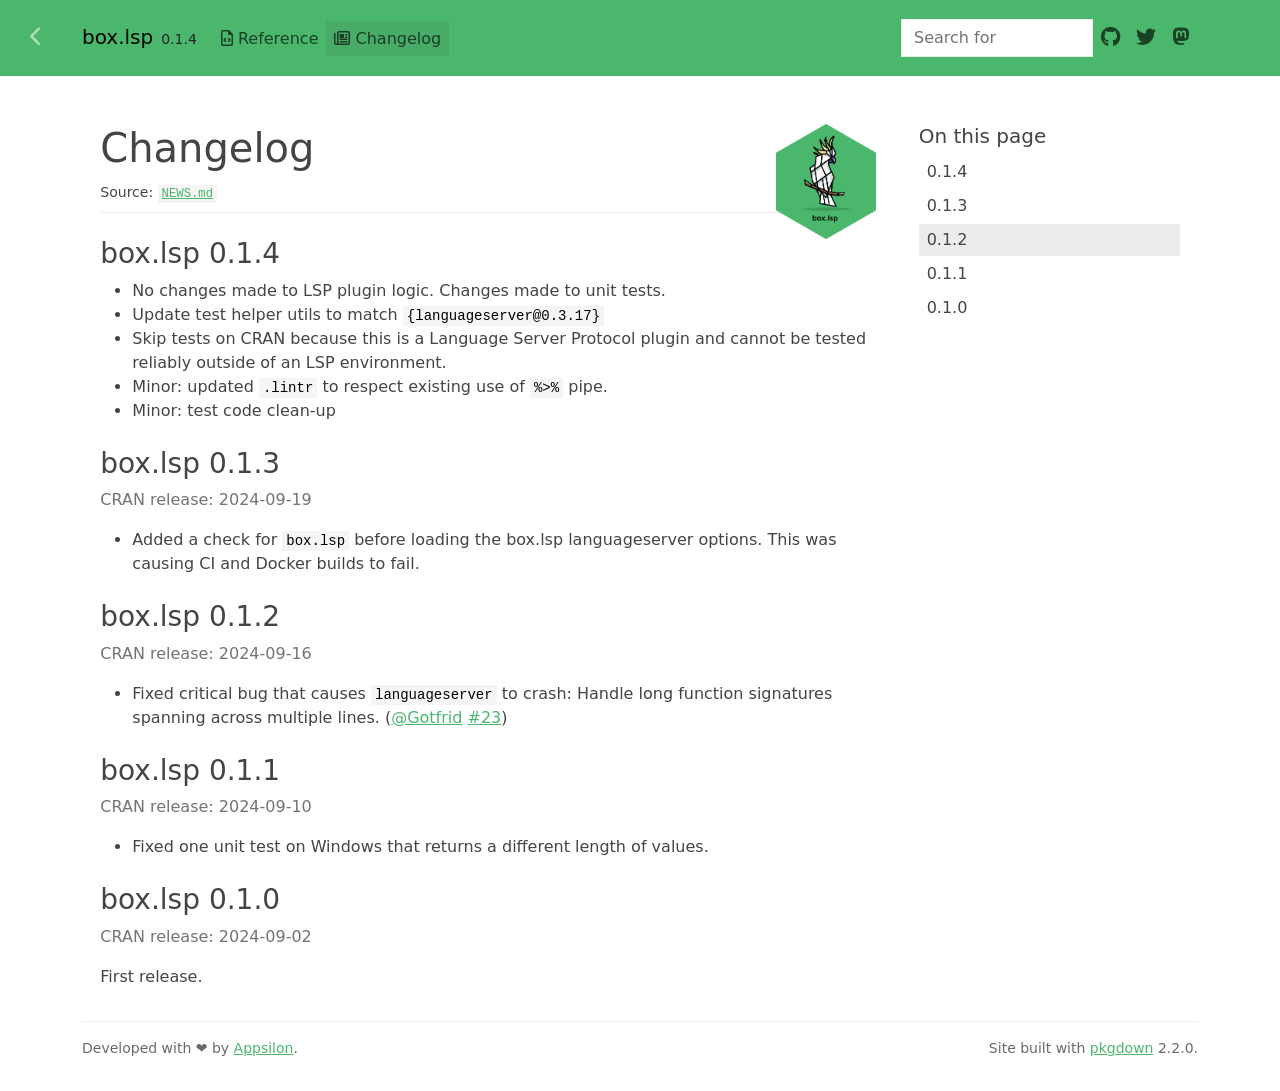
<file: news/index.html>
<!DOCTYPE html>
<!-- Generated by pkgdown: do not edit by hand --><html lang="en"><head><meta http-equiv="Content-Type" content="text/html; charset=UTF-8"><meta charset="utf-8"><meta http-equiv="X-UA-Compatible" content="IE=edge"><meta name="viewport" content="width=device-width, initial-scale=1, shrink-to-fit=no"><title>Changelog • box.lsp</title><!-- favicons --><link rel="icon" type="image/png" sizes="96x96" href="../favicon-96x96.png"><link rel="icon" type="”image/svg+xml”" href="../favicon.svg"><link rel="apple-touch-icon" sizes="180x180" href="../apple-touch-icon.png"><link rel="icon" sizes="any" href="../favicon.ico"><link rel="manifest" href="../site.webmanifest"><script src="../deps/jquery-3.6.0/jquery-3.6.0.min.js"></script><meta name="viewport" content="width=device-width, initial-scale=1, shrink-to-fit=no"><link href="../deps/bootstrap-5.3.1/bootstrap.min.css" rel="stylesheet"><script src="../deps/bootstrap-5.3.1/bootstrap.bundle.min.js"></script><link href="../deps/font-awesome-6.5.2/css/all.min.css" rel="stylesheet"><link href="../deps/font-awesome-6.5.2/css/v4-shims.min.css" rel="stylesheet"><script src="../deps/headroom-0.11.0/headroom.min.js"></script><script src="../deps/headroom-0.11.0/jQuery.headroom.min.js"></script><script src="../deps/bootstrap-toc-1.0.1/bootstrap-toc.min.js"></script><script src="../deps/clipboard.js-2.0.11/clipboard.min.js"></script><script src="../deps/search-1.0.0/autocomplete.jquery.min.js"></script><script src="../deps/search-1.0.0/fuse.min.js"></script><script src="../deps/search-1.0.0/mark.min.js"></script><!-- pkgdown --><script src="../pkgdown.js"></script><link href="../extra.css" rel="stylesheet"><meta property="og:title" content="Changelog"><meta property="og:image" content="https://appsilon.github.io/box.lsp/logo.png"><!-- Google tag (gtag.js) --><script async src="https://www.googletagmanager.com/gtag/js?id=G-5NSVSJKPW2"></script><script>
  window.dataLayer = window.dataLayer || [];
  function gtag(){dataLayer.push(arguments);}
  gtag('js', new Date());
  gtag('config', 'G-5NSVSJKPW2');
</script><!-- Google tag (gtag.js) --><script async src="https://www.googletagmanager.com/gtag/js?id=G-FQQZL5V93G"></script><script>
  window.dataLayer = window.dataLayer || [];
  function gtag(){dataLayer.push(arguments);}
  gtag('js', new Date());
  gtag('config', 'G-FQQZL5V93G');
</script><script async defer src="https://buttons.github.io/buttons.js"></script></head><body>
    <a href="#main" class="visually-hidden-focusable">Skip to contents</a>


    <nav class="navbar navbar-expand-lg fixed-top bg-primary" data-bs-theme="light" aria-label="Site navigation"><div class="container">

    <a class="navbar-brand me-2" href="../index.html">box.lsp</a>

    <small class="nav-text text-muted me-auto" data-bs-toggle="tooltip" data-bs-placement="bottom" title="">0.1.4</small>

    <a href="https://rhinoverse.dev" class="external-link home"><i class="fa fa-lg fa-chevron-left"></i></a>

    <button class="navbar-toggler" type="button" data-bs-toggle="collapse" data-bs-target="#navbar" aria-controls="navbar" aria-expanded="false" aria-label="Toggle navigation">
      <span class="navbar-toggler-icon"></span>
    </button>

    <div id="navbar" class="collapse navbar-collapse ms-3">
      <ul class="navbar-nav me-auto"><li class="nav-item"><a class="nav-link" href="../reference/index.html"><span class="fa fa-file-code-o"></span> Reference</a></li>
<li class="active nav-item"><a class="nav-link" href="../news/index.html"><span class="fa fa-newspaper-o"></span> Changelog</a></li>
      </ul><ul class="navbar-nav"><li class="nav-item"><form class="form-inline" role="search">
 <input class="form-control" type="search" name="search-input" id="search-input" autocomplete="off" aria-label="Search site" placeholder="Search for" data-search-index="../search.json"></form></li>
<li class="nav-item"><a class="external-link nav-link" href="https://github.com/Appsilon/box.lsp"><span class="fa fa-github fa-lg"></span></a></li>
<li class="nav-item"><a class="external-link nav-link" href="https://twitter.com/Appsilon"><span class="fa fa-twitter fa-lg"></span></a></li>
<li class="nav-item"><a class="external-link nav-link" href="https://fosstodon.org/@appsilon"><span class="fa fab fa-mastodon fa-lg"></span></a></li>
      </ul></div>


  </div>
</nav><div class="container template-news">
<div class="row">
  <main id="main" class="col-md-9"><div class="page-header">
      <img src="../logo.png" class="logo" alt=""><h1>Changelog</h1>
      <small>Source: <a href="https://github.com/Appsilon/box.lsp/blob/main/NEWS.md" class="external-link"><code>NEWS.md</code></a></small>
    </div>

    <div class="section level2">
<h2 class="pkg-version" data-toc-text="0.1.4" id="boxlsp-014">box.lsp 0.1.4<a class="anchor" aria-label="anchor" href="#boxlsp-014"></a></h2>
<ul><li>No changes made to LSP plugin logic. Changes made to unit tests.</li>
<li>Update test helper utils to match <code>{languageserver@0.3.17}</code>
</li>
<li>Skip tests on CRAN because this is a Language Server Protocol plugin and cannot be tested reliably outside of an LSP environment.</li>
<li>Minor: updated <code>.lintr</code> to respect existing use of <code>%&gt;%</code> pipe.</li>
<li>Minor: test code clean-up</li>
</ul></div>
    <div class="section level2">
<h2 class="pkg-version" data-toc-text="0.1.3" id="boxlsp-013">box.lsp 0.1.3<a class="anchor" aria-label="anchor" href="#boxlsp-013"></a></h2><p class="text-muted">CRAN release: 2024-09-19</p>
<ul><li>Added a check for <code>box.lsp</code> before loading the box.lsp languageserver options. This was causing CI and Docker builds to fail.</li>
</ul></div>
    <div class="section level2">
<h2 class="pkg-version" data-toc-text="0.1.2" id="boxlsp-012">box.lsp 0.1.2<a class="anchor" aria-label="anchor" href="#boxlsp-012"></a></h2><p class="text-muted">CRAN release: 2024-09-16</p>
<ul><li>Fixed critical bug that causes <code>languageserver</code> to crash: Handle long function signatures spanning across multiple lines. (<a href="https://github.com/Gotfrid" class="external-link">@Gotfrid</a> <a href="https://github.com/Appsilon/box.lsp/issues/23" class="external-link">#23</a>)</li>
</ul></div>
    <div class="section level2">
<h2 class="pkg-version" data-toc-text="0.1.1" id="boxlsp-011">box.lsp 0.1.1<a class="anchor" aria-label="anchor" href="#boxlsp-011"></a></h2><p class="text-muted">CRAN release: 2024-09-10</p>
<ul><li>Fixed one unit test on Windows that returns a different length of values.</li>
</ul></div>
    <div class="section level2">
<h2 class="pkg-version" data-toc-text="0.1.0" id="boxlsp-010">box.lsp 0.1.0<a class="anchor" aria-label="anchor" href="#boxlsp-010"></a></h2><p class="text-muted">CRAN release: 2024-09-02</p>
<p>First release.</p>
</div>
  </main><aside class="col-md-3"><nav id="toc" aria-label="Table of contents"><h2>On this page</h2>
    </nav></aside></div>


    <footer><div class="pkgdown-footer-left">
  <p>Developed with <span class="emoji" data-emoji="heart">❤️</span> by <a href="https://www.appsilon.com" class="external-link">Appsilon</a>.</p>
</div>

<div class="pkgdown-footer-right">
  <p>Site built with <a href="https://pkgdown.r-lib.org/" class="external-link">pkgdown</a> 2.2.0.</p>
</div>

    </footer></div>





  </body></html>
</file>
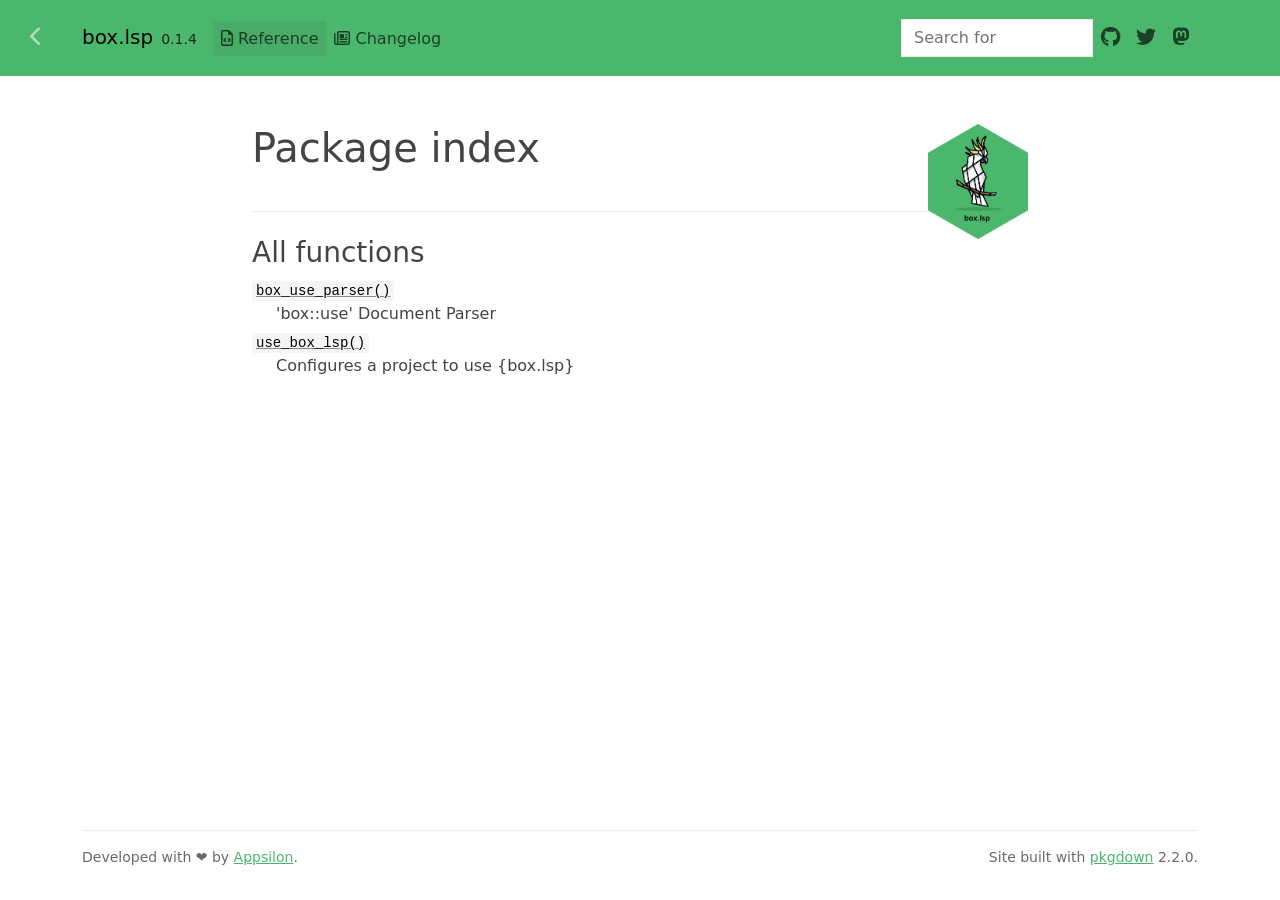
<file: reference/index.html>
<!DOCTYPE html>
<!-- Generated by pkgdown: do not edit by hand --><html lang="en"><head><meta http-equiv="Content-Type" content="text/html; charset=UTF-8"><meta charset="utf-8"><meta http-equiv="X-UA-Compatible" content="IE=edge"><meta name="viewport" content="width=device-width, initial-scale=1, shrink-to-fit=no"><title>Package index • box.lsp</title><!-- favicons --><link rel="icon" type="image/png" sizes="96x96" href="../favicon-96x96.png"><link rel="icon" type="”image/svg+xml”" href="../favicon.svg"><link rel="apple-touch-icon" sizes="180x180" href="../apple-touch-icon.png"><link rel="icon" sizes="any" href="../favicon.ico"><link rel="manifest" href="../site.webmanifest"><script src="../deps/jquery-3.6.0/jquery-3.6.0.min.js"></script><meta name="viewport" content="width=device-width, initial-scale=1, shrink-to-fit=no"><link href="../deps/bootstrap-5.3.1/bootstrap.min.css" rel="stylesheet"><script src="../deps/bootstrap-5.3.1/bootstrap.bundle.min.js"></script><link href="../deps/font-awesome-6.5.2/css/all.min.css" rel="stylesheet"><link href="../deps/font-awesome-6.5.2/css/v4-shims.min.css" rel="stylesheet"><script src="../deps/headroom-0.11.0/headroom.min.js"></script><script src="../deps/headroom-0.11.0/jQuery.headroom.min.js"></script><script src="../deps/bootstrap-toc-1.0.1/bootstrap-toc.min.js"></script><script src="../deps/clipboard.js-2.0.11/clipboard.min.js"></script><script src="../deps/search-1.0.0/autocomplete.jquery.min.js"></script><script src="../deps/search-1.0.0/fuse.min.js"></script><script src="../deps/search-1.0.0/mark.min.js"></script><!-- pkgdown --><script src="../pkgdown.js"></script><link href="../extra.css" rel="stylesheet"><meta property="og:title" content="Package index"><meta property="og:image" content="https://appsilon.github.io/box.lsp/logo.png"><!-- Google tag (gtag.js) --><script async src="https://www.googletagmanager.com/gtag/js?id=G-5NSVSJKPW2"></script><script>
  window.dataLayer = window.dataLayer || [];
  function gtag(){dataLayer.push(arguments);}
  gtag('js', new Date());
  gtag('config', 'G-5NSVSJKPW2');
</script><!-- Google tag (gtag.js) --><script async src="https://www.googletagmanager.com/gtag/js?id=G-FQQZL5V93G"></script><script>
  window.dataLayer = window.dataLayer || [];
  function gtag(){dataLayer.push(arguments);}
  gtag('js', new Date());
  gtag('config', 'G-FQQZL5V93G');
</script><script async defer src="https://buttons.github.io/buttons.js"></script></head><body>
    <a href="#main" class="visually-hidden-focusable">Skip to contents</a>


    <nav class="navbar navbar-expand-lg fixed-top bg-primary" data-bs-theme="light" aria-label="Site navigation"><div class="container">

    <a class="navbar-brand me-2" href="../index.html">box.lsp</a>

    <small class="nav-text text-muted me-auto" data-bs-toggle="tooltip" data-bs-placement="bottom" title="">0.1.4</small>

    <a href="https://rhinoverse.dev" class="external-link home"><i class="fa fa-lg fa-chevron-left"></i></a>

    <button class="navbar-toggler" type="button" data-bs-toggle="collapse" data-bs-target="#navbar" aria-controls="navbar" aria-expanded="false" aria-label="Toggle navigation">
      <span class="navbar-toggler-icon"></span>
    </button>

    <div id="navbar" class="collapse navbar-collapse ms-3">
      <ul class="navbar-nav me-auto"><li class="active nav-item"><a class="nav-link" href="../reference/index.html"><span class="fa fa-file-code-o"></span> Reference</a></li>
<li class="nav-item"><a class="nav-link" href="../news/index.html"><span class="fa fa-newspaper-o"></span> Changelog</a></li>
      </ul><ul class="navbar-nav"><li class="nav-item"><form class="form-inline" role="search">
 <input class="form-control" type="search" name="search-input" id="search-input" autocomplete="off" aria-label="Search site" placeholder="Search for" data-search-index="../search.json"></form></li>
<li class="nav-item"><a class="external-link nav-link" href="https://github.com/Appsilon/box.lsp"><span class="fa fa-github fa-lg"></span></a></li>
<li class="nav-item"><a class="external-link nav-link" href="https://twitter.com/Appsilon"><span class="fa fa-twitter fa-lg"></span></a></li>
<li class="nav-item"><a class="external-link nav-link" href="https://fosstodon.org/@appsilon"><span class="fa fab fa-mastodon fa-lg"></span></a></li>
      </ul></div>


  </div>
</nav><div class="container template-reference-index">
<div class="row">
  <main id="main" class="col-md-9"><div class="page-header">
      <img src="../logo.png" class="logo" alt=""><h1>Package index</h1>
    </div>

    <div class="section level2">
      <h2 id="all-functions">All functions<a class="anchor" aria-label="anchor" href="#all-functions"></a></h2>



      <dl></dl></div><div class="section level2">




      <dl><dt>

          <code><a href="box_use_parser.html">box_use_parser()</a></code>

        </dt>
        <dd>'box::use' Document Parser</dd>

        <dt>

          <code><a href="use_box_lsp.html">use_box_lsp()</a></code>

        </dt>
        <dd>Configures a project to use {box.lsp}</dd>
      </dl></div>
  </main></div>


    <footer><div class="pkgdown-footer-left">
  <p>Developed with <span class="emoji" data-emoji="heart">❤️</span> by <a href="https://www.appsilon.com" class="external-link">Appsilon</a>.</p>
</div>

<div class="pkgdown-footer-right">
  <p>Site built with <a href="https://pkgdown.r-lib.org/" class="external-link">pkgdown</a> 2.2.0.</p>
</div>

    </footer></div>





  </body></html>
</file>
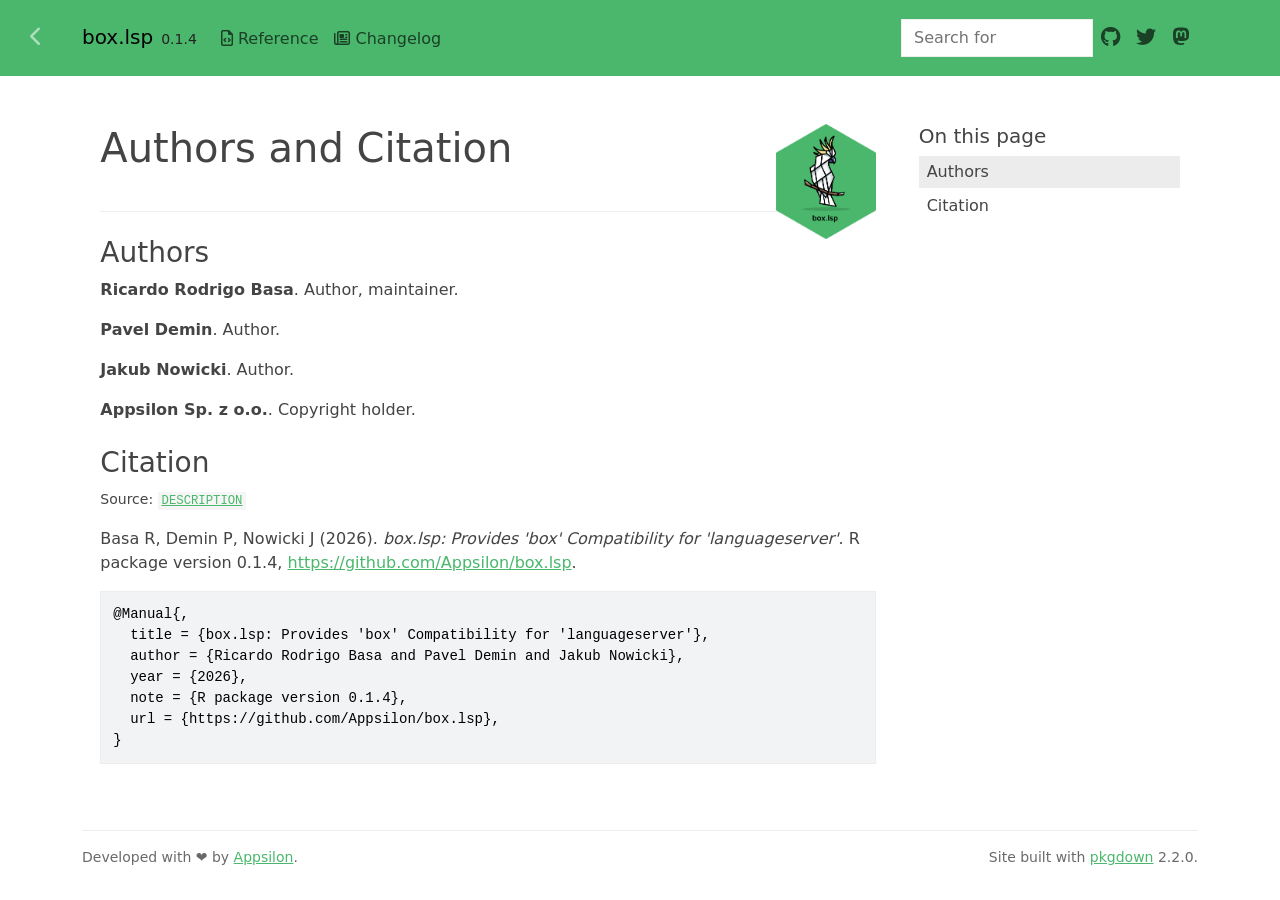
<file: authors.html>
<!DOCTYPE html>
<!-- Generated by pkgdown: do not edit by hand --><html lang="en"><head><meta http-equiv="Content-Type" content="text/html; charset=UTF-8"><meta charset="utf-8"><meta http-equiv="X-UA-Compatible" content="IE=edge"><meta name="viewport" content="width=device-width, initial-scale=1, shrink-to-fit=no"><title>Authors and Citation • box.lsp</title><!-- favicons --><link rel="icon" type="image/png" sizes="96x96" href="favicon-96x96.png"><link rel="icon" type="”image/svg+xml”" href="favicon.svg"><link rel="apple-touch-icon" sizes="180x180" href="apple-touch-icon.png"><link rel="icon" sizes="any" href="favicon.ico"><link rel="manifest" href="site.webmanifest"><script src="deps/jquery-3.6.0/jquery-3.6.0.min.js"></script><meta name="viewport" content="width=device-width, initial-scale=1, shrink-to-fit=no"><link href="deps/bootstrap-5.3.1/bootstrap.min.css" rel="stylesheet"><script src="deps/bootstrap-5.3.1/bootstrap.bundle.min.js"></script><link href="deps/font-awesome-6.5.2/css/all.min.css" rel="stylesheet"><link href="deps/font-awesome-6.5.2/css/v4-shims.min.css" rel="stylesheet"><script src="deps/headroom-0.11.0/headroom.min.js"></script><script src="deps/headroom-0.11.0/jQuery.headroom.min.js"></script><script src="deps/bootstrap-toc-1.0.1/bootstrap-toc.min.js"></script><script src="deps/clipboard.js-2.0.11/clipboard.min.js"></script><script src="deps/search-1.0.0/autocomplete.jquery.min.js"></script><script src="deps/search-1.0.0/fuse.min.js"></script><script src="deps/search-1.0.0/mark.min.js"></script><!-- pkgdown --><script src="pkgdown.js"></script><link href="extra.css" rel="stylesheet"><meta property="og:title" content="Authors and Citation"><meta property="og:image" content="https://appsilon.github.io/box.lsp/logo.png"><!-- Google tag (gtag.js) --><script async src="https://www.googletagmanager.com/gtag/js?id=G-5NSVSJKPW2"></script><script>
  window.dataLayer = window.dataLayer || [];
  function gtag(){dataLayer.push(arguments);}
  gtag('js', new Date());
  gtag('config', 'G-5NSVSJKPW2');
</script><!-- Google tag (gtag.js) --><script async src="https://www.googletagmanager.com/gtag/js?id=G-FQQZL5V93G"></script><script>
  window.dataLayer = window.dataLayer || [];
  function gtag(){dataLayer.push(arguments);}
  gtag('js', new Date());
  gtag('config', 'G-FQQZL5V93G');
</script><script async defer src="https://buttons.github.io/buttons.js"></script></head><body>
    <a href="#main" class="visually-hidden-focusable">Skip to contents</a>


    <nav class="navbar navbar-expand-lg fixed-top bg-primary" data-bs-theme="light" aria-label="Site navigation"><div class="container">

    <a class="navbar-brand me-2" href="index.html">box.lsp</a>

    <small class="nav-text text-muted me-auto" data-bs-toggle="tooltip" data-bs-placement="bottom" title="">0.1.4</small>

    <a href="https://rhinoverse.dev" class="external-link home"><i class="fa fa-lg fa-chevron-left"></i></a>

    <button class="navbar-toggler" type="button" data-bs-toggle="collapse" data-bs-target="#navbar" aria-controls="navbar" aria-expanded="false" aria-label="Toggle navigation">
      <span class="navbar-toggler-icon"></span>
    </button>

    <div id="navbar" class="collapse navbar-collapse ms-3">
      <ul class="navbar-nav me-auto"><li class="nav-item"><a class="nav-link" href="reference/index.html"><span class="fa fa-file-code-o"></span> Reference</a></li>
<li class="nav-item"><a class="nav-link" href="news/index.html"><span class="fa fa-newspaper-o"></span> Changelog</a></li>
      </ul><ul class="navbar-nav"><li class="nav-item"><form class="form-inline" role="search">
 <input class="form-control" type="search" name="search-input" id="search-input" autocomplete="off" aria-label="Search site" placeholder="Search for" data-search-index="search.json"></form></li>
<li class="nav-item"><a class="external-link nav-link" href="https://github.com/Appsilon/box.lsp"><span class="fa fa-github fa-lg"></span></a></li>
<li class="nav-item"><a class="external-link nav-link" href="https://twitter.com/Appsilon"><span class="fa fa-twitter fa-lg"></span></a></li>
<li class="nav-item"><a class="external-link nav-link" href="https://fosstodon.org/@appsilon"><span class="fa fab fa-mastodon fa-lg"></span></a></li>
      </ul></div>


  </div>
</nav><div class="container template-citation-authors">
<div class="row">
  <main id="main" class="col-md-9"><div class="page-header">
      <img src="logo.png" class="logo" alt=""><h1>Authors and Citation</h1>
    </div>

    <div class="section level2">
      <h2>Authors</h2>

      <ul class="list-unstyled"><li>
          <p><strong>Ricardo Rodrigo Basa</strong>. Author, maintainer.
          </p>
        </li>
        <li>
          <p><strong>Pavel Demin</strong>. Author.
          </p>
        </li>
        <li>
          <p><strong>Jakub Nowicki</strong>. Author.
          </p>
        </li>
        <li>
          <p><strong>Appsilon Sp. z o.o.</strong>. Copyright holder.
          </p>
        </li>
      </ul></div>

    <div class="section level2">
      <h2 id="citation">Citation</h2>
      <p><small class="dont-index">Source: <a href="https://github.com/Appsilon/box.lsp/blob/main/DESCRIPTION" class="external-link"><code>DESCRIPTION</code></a></small></p>

      <p>Basa R, Demin P, Nowicki J (2026).
<em>box.lsp: Provides 'box' Compatibility for 'languageserver'</em>.
R package version 0.1.4, <a href="https://github.com/Appsilon/box.lsp" class="external-link">https://github.com/Appsilon/box.lsp</a>.
</p>
      <pre>@Manual{,
  title = {box.lsp: Provides 'box' Compatibility for 'languageserver'},
  author = {Ricardo Rodrigo Basa and Pavel Demin and Jakub Nowicki},
  year = {2026},
  note = {R package version 0.1.4},
  url = {https://github.com/Appsilon/box.lsp},
}</pre>
    </div>

  </main><aside class="col-md-3"><nav id="toc" aria-label="Table of contents"><h2>On this page</h2>
    </nav></aside></div>


    <footer><div class="pkgdown-footer-left">
  <p>Developed with <span class="emoji" data-emoji="heart">❤️</span> by <a href="https://www.appsilon.com" class="external-link">Appsilon</a>.</p>
</div>

<div class="pkgdown-footer-right">
  <p>Site built with <a href="https://pkgdown.r-lib.org/" class="external-link">pkgdown</a> 2.2.0.</p>
</div>

    </footer></div>





  </body></html>
</file>
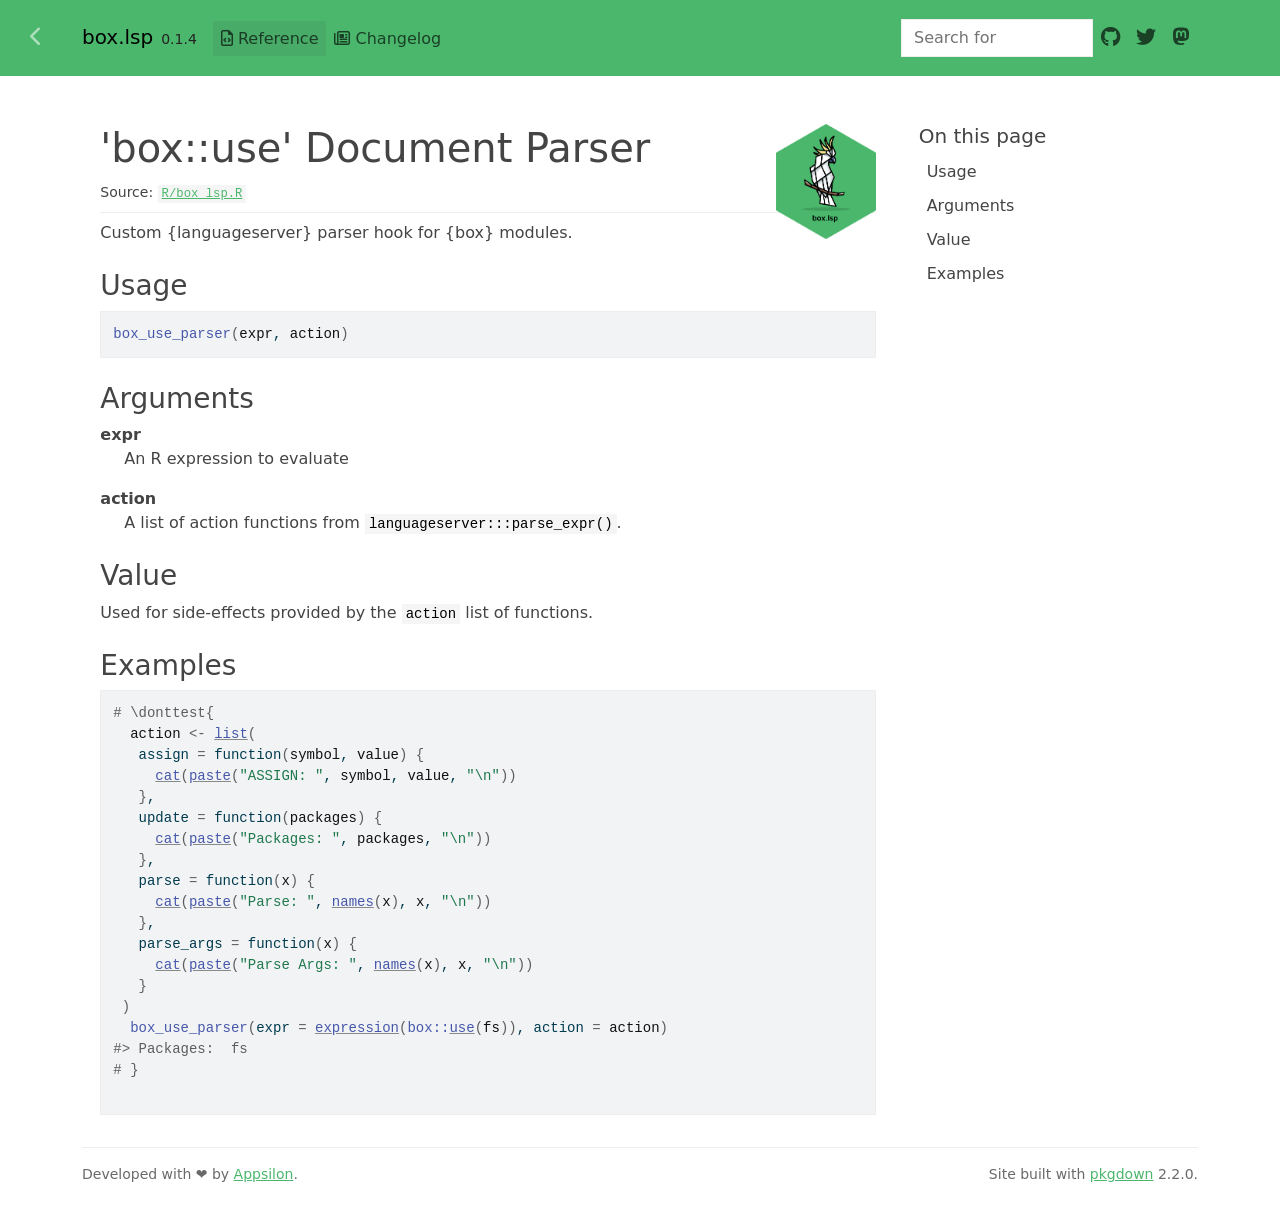
<file: reference/box_use_parser.html>
<!DOCTYPE html>
<!-- Generated by pkgdown: do not edit by hand --><html lang="en"><head><meta http-equiv="Content-Type" content="text/html; charset=UTF-8"><meta charset="utf-8"><meta http-equiv="X-UA-Compatible" content="IE=edge"><meta name="viewport" content="width=device-width, initial-scale=1, shrink-to-fit=no"><title>'box::use' Document Parser — box_use_parser • box.lsp</title><!-- favicons --><link rel="icon" type="image/png" sizes="96x96" href="../favicon-96x96.png"><link rel="icon" type="”image/svg+xml”" href="../favicon.svg"><link rel="apple-touch-icon" sizes="180x180" href="../apple-touch-icon.png"><link rel="icon" sizes="any" href="../favicon.ico"><link rel="manifest" href="../site.webmanifest"><script src="../deps/jquery-3.6.0/jquery-3.6.0.min.js"></script><meta name="viewport" content="width=device-width, initial-scale=1, shrink-to-fit=no"><link href="../deps/bootstrap-5.3.1/bootstrap.min.css" rel="stylesheet"><script src="../deps/bootstrap-5.3.1/bootstrap.bundle.min.js"></script><link href="../deps/font-awesome-6.5.2/css/all.min.css" rel="stylesheet"><link href="../deps/font-awesome-6.5.2/css/v4-shims.min.css" rel="stylesheet"><script src="../deps/headroom-0.11.0/headroom.min.js"></script><script src="../deps/headroom-0.11.0/jQuery.headroom.min.js"></script><script src="../deps/bootstrap-toc-1.0.1/bootstrap-toc.min.js"></script><script src="../deps/clipboard.js-2.0.11/clipboard.min.js"></script><script src="../deps/search-1.0.0/autocomplete.jquery.min.js"></script><script src="../deps/search-1.0.0/fuse.min.js"></script><script src="../deps/search-1.0.0/mark.min.js"></script><!-- pkgdown --><script src="../pkgdown.js"></script><link href="../extra.css" rel="stylesheet"><meta property="og:title" content="'box::use' Document Parser — box_use_parser"><meta name="description" content="Custom {languageserver} parser hook for {box} modules."><meta property="og:description" content="Custom {languageserver} parser hook for {box} modules."><meta property="og:image" content="https://appsilon.github.io/box.lsp/logo.png"><!-- Google tag (gtag.js) --><script async src="https://www.googletagmanager.com/gtag/js?id=G-5NSVSJKPW2"></script><script>
  window.dataLayer = window.dataLayer || [];
  function gtag(){dataLayer.push(arguments);}
  gtag('js', new Date());
  gtag('config', 'G-5NSVSJKPW2');
</script><!-- Google tag (gtag.js) --><script async src="https://www.googletagmanager.com/gtag/js?id=G-FQQZL5V93G"></script><script>
  window.dataLayer = window.dataLayer || [];
  function gtag(){dataLayer.push(arguments);}
  gtag('js', new Date());
  gtag('config', 'G-FQQZL5V93G');
</script><script async defer src="https://buttons.github.io/buttons.js"></script></head><body>
    <a href="#main" class="visually-hidden-focusable">Skip to contents</a>


    <nav class="navbar navbar-expand-lg fixed-top bg-primary" data-bs-theme="light" aria-label="Site navigation"><div class="container">

    <a class="navbar-brand me-2" href="../index.html">box.lsp</a>

    <small class="nav-text text-muted me-auto" data-bs-toggle="tooltip" data-bs-placement="bottom" title="">0.1.4</small>

    <a href="https://rhinoverse.dev" class="external-link home"><i class="fa fa-lg fa-chevron-left"></i></a>

    <button class="navbar-toggler" type="button" data-bs-toggle="collapse" data-bs-target="#navbar" aria-controls="navbar" aria-expanded="false" aria-label="Toggle navigation">
      <span class="navbar-toggler-icon"></span>
    </button>

    <div id="navbar" class="collapse navbar-collapse ms-3">
      <ul class="navbar-nav me-auto"><li class="active nav-item"><a class="nav-link" href="../reference/index.html"><span class="fa fa-file-code-o"></span> Reference</a></li>
<li class="nav-item"><a class="nav-link" href="../news/index.html"><span class="fa fa-newspaper-o"></span> Changelog</a></li>
      </ul><ul class="navbar-nav"><li class="nav-item"><form class="form-inline" role="search">
 <input class="form-control" type="search" name="search-input" id="search-input" autocomplete="off" aria-label="Search site" placeholder="Search for" data-search-index="../search.json"></form></li>
<li class="nav-item"><a class="external-link nav-link" href="https://github.com/Appsilon/box.lsp"><span class="fa fa-github fa-lg"></span></a></li>
<li class="nav-item"><a class="external-link nav-link" href="https://twitter.com/Appsilon"><span class="fa fa-twitter fa-lg"></span></a></li>
<li class="nav-item"><a class="external-link nav-link" href="https://fosstodon.org/@appsilon"><span class="fa fab fa-mastodon fa-lg"></span></a></li>
      </ul></div>


  </div>
</nav><div class="container template-reference-topic">
<div class="row">
  <main id="main" class="col-md-9"><div class="page-header">
      <img src="../logo.png" class="logo" alt=""><h1>'box::use' Document Parser</h1>
      <small class="dont-index">Source: <a href="https://github.com/Appsilon/box.lsp/blob/main/R/box_lsp.R" class="external-link"><code>R/box_lsp.R</code></a></small>
      <div class="d-none name"><code>box_use_parser.Rd</code></div>
    </div>

    <div class="ref-description section level2">
    <p>Custom {languageserver} parser hook for {box} modules.</p>
    </div>

    <div class="section level2">
    <h2 id="ref-usage">Usage<a class="anchor" aria-label="anchor" href="#ref-usage"></a></h2>
    <div class="sourceCode"><pre class="sourceCode r"><code><span><span class="fu">box_use_parser</span><span class="op">(</span><span class="va">expr</span>, <span class="va">action</span><span class="op">)</span></span></code></pre></div>
    </div>

    <div class="section level2">
    <h2 id="arguments">Arguments<a class="anchor" aria-label="anchor" href="#arguments"></a></h2>


<dl><dt id="arg-expr">expr<a class="anchor" aria-label="anchor" href="#arg-expr"></a></dt>
<dd><p>An R expression to evaluate</p></dd>


<dt id="arg-action">action<a class="anchor" aria-label="anchor" href="#arg-action"></a></dt>
<dd><p>A list of action functions from <code>languageserver:::parse_expr()</code>.</p></dd>

</dl></div>
    <div class="section level2">
    <h2 id="value">Value<a class="anchor" aria-label="anchor" href="#value"></a></h2>
    <p>Used for side-effects provided by the <code>action</code> list of functions.</p>
    </div>

    <div class="section level2">
    <h2 id="ref-examples">Examples<a class="anchor" aria-label="anchor" href="#ref-examples"></a></h2>
    <div class="sourceCode"><pre class="sourceCode r"><code><span class="r-in"><span><span class="co"># \donttest{</span></span></span>
<span class="r-in"><span>  <span class="va">action</span> <span class="op">&lt;-</span> <span class="fu"><a href="https://rdrr.io/r/base/list.html" class="external-link">list</a></span><span class="op">(</span></span></span>
<span class="r-in"><span>   assign <span class="op">=</span> <span class="kw">function</span><span class="op">(</span><span class="va">symbol</span>, <span class="va">value</span><span class="op">)</span> <span class="op">{</span></span></span>
<span class="r-in"><span>     <span class="fu"><a href="https://rdrr.io/r/base/cat.html" class="external-link">cat</a></span><span class="op">(</span><span class="fu"><a href="https://rdrr.io/r/base/paste.html" class="external-link">paste</a></span><span class="op">(</span><span class="st">"ASSIGN: "</span>, <span class="va">symbol</span>, <span class="va">value</span>, <span class="st">"\n"</span><span class="op">)</span><span class="op">)</span></span></span>
<span class="r-in"><span>   <span class="op">}</span>,</span></span>
<span class="r-in"><span>   update <span class="op">=</span> <span class="kw">function</span><span class="op">(</span><span class="va">packages</span><span class="op">)</span> <span class="op">{</span></span></span>
<span class="r-in"><span>     <span class="fu"><a href="https://rdrr.io/r/base/cat.html" class="external-link">cat</a></span><span class="op">(</span><span class="fu"><a href="https://rdrr.io/r/base/paste.html" class="external-link">paste</a></span><span class="op">(</span><span class="st">"Packages: "</span>, <span class="va">packages</span>, <span class="st">"\n"</span><span class="op">)</span><span class="op">)</span></span></span>
<span class="r-in"><span>   <span class="op">}</span>,</span></span>
<span class="r-in"><span>   parse <span class="op">=</span> <span class="kw">function</span><span class="op">(</span><span class="va">x</span><span class="op">)</span> <span class="op">{</span></span></span>
<span class="r-in"><span>     <span class="fu"><a href="https://rdrr.io/r/base/cat.html" class="external-link">cat</a></span><span class="op">(</span><span class="fu"><a href="https://rdrr.io/r/base/paste.html" class="external-link">paste</a></span><span class="op">(</span><span class="st">"Parse: "</span>, <span class="fu"><a href="https://rdrr.io/r/base/names.html" class="external-link">names</a></span><span class="op">(</span><span class="va">x</span><span class="op">)</span>, <span class="va">x</span>, <span class="st">"\n"</span><span class="op">)</span><span class="op">)</span></span></span>
<span class="r-in"><span>   <span class="op">}</span>,</span></span>
<span class="r-in"><span>   parse_args <span class="op">=</span> <span class="kw">function</span><span class="op">(</span><span class="va">x</span><span class="op">)</span> <span class="op">{</span></span></span>
<span class="r-in"><span>     <span class="fu"><a href="https://rdrr.io/r/base/cat.html" class="external-link">cat</a></span><span class="op">(</span><span class="fu"><a href="https://rdrr.io/r/base/paste.html" class="external-link">paste</a></span><span class="op">(</span><span class="st">"Parse Args: "</span>, <span class="fu"><a href="https://rdrr.io/r/base/names.html" class="external-link">names</a></span><span class="op">(</span><span class="va">x</span><span class="op">)</span>, <span class="va">x</span>, <span class="st">"\n"</span><span class="op">)</span><span class="op">)</span></span></span>
<span class="r-in"><span>   <span class="op">}</span></span></span>
<span class="r-in"><span> <span class="op">)</span></span></span>
<span class="r-in"><span>  <span class="fu">box_use_parser</span><span class="op">(</span>expr <span class="op">=</span> <span class="fu"><a href="https://rdrr.io/r/base/expression.html" class="external-link">expression</a></span><span class="op">(</span><span class="fu">box</span><span class="fu">::</span><span class="fu"><a href="http://klmr.me/box/reference/use.html" class="external-link">use</a></span><span class="op">(</span><span class="va">fs</span><span class="op">)</span><span class="op">)</span>, action <span class="op">=</span> <span class="va">action</span><span class="op">)</span></span></span>
<span class="r-out co"><span class="r-pr">#&gt;</span> Packages:  fs </span>
<span class="r-in"><span><span class="co"># }</span></span></span>
<span class="r-in"><span></span></span>
</code></pre></div>
    </div>
  </main><aside class="col-md-3"><nav id="toc" aria-label="Table of contents"><h2>On this page</h2>
    </nav></aside></div>


    <footer><div class="pkgdown-footer-left">
  <p>Developed with <span class="emoji" data-emoji="heart">❤️</span> by <a href="https://www.appsilon.com" class="external-link">Appsilon</a>.</p>
</div>

<div class="pkgdown-footer-right">
  <p>Site built with <a href="https://pkgdown.r-lib.org/" class="external-link">pkgdown</a> 2.2.0.</p>
</div>

    </footer></div>





  </body></html>
</file>
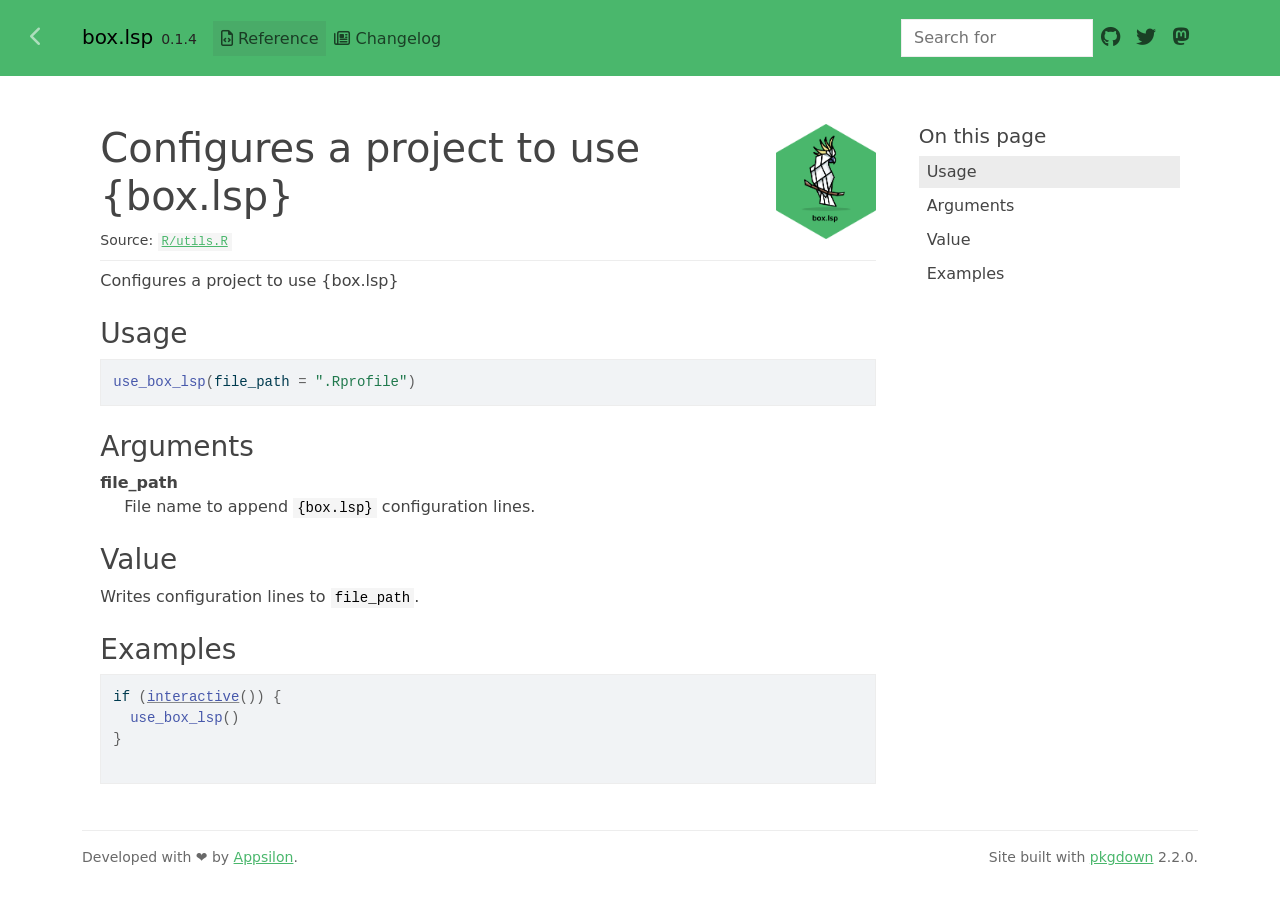
<file: reference/use_box_lsp.html>
<!DOCTYPE html>
<!-- Generated by pkgdown: do not edit by hand --><html lang="en"><head><meta http-equiv="Content-Type" content="text/html; charset=UTF-8"><meta charset="utf-8"><meta http-equiv="X-UA-Compatible" content="IE=edge"><meta name="viewport" content="width=device-width, initial-scale=1, shrink-to-fit=no"><title>Configures a project to use {box.lsp} — use_box_lsp • box.lsp</title><!-- favicons --><link rel="icon" type="image/png" sizes="96x96" href="../favicon-96x96.png"><link rel="icon" type="”image/svg+xml”" href="../favicon.svg"><link rel="apple-touch-icon" sizes="180x180" href="../apple-touch-icon.png"><link rel="icon" sizes="any" href="../favicon.ico"><link rel="manifest" href="../site.webmanifest"><script src="../deps/jquery-3.6.0/jquery-3.6.0.min.js"></script><meta name="viewport" content="width=device-width, initial-scale=1, shrink-to-fit=no"><link href="../deps/bootstrap-5.3.1/bootstrap.min.css" rel="stylesheet"><script src="../deps/bootstrap-5.3.1/bootstrap.bundle.min.js"></script><link href="../deps/font-awesome-6.5.2/css/all.min.css" rel="stylesheet"><link href="../deps/font-awesome-6.5.2/css/v4-shims.min.css" rel="stylesheet"><script src="../deps/headroom-0.11.0/headroom.min.js"></script><script src="../deps/headroom-0.11.0/jQuery.headroom.min.js"></script><script src="../deps/bootstrap-toc-1.0.1/bootstrap-toc.min.js"></script><script src="../deps/clipboard.js-2.0.11/clipboard.min.js"></script><script src="../deps/search-1.0.0/autocomplete.jquery.min.js"></script><script src="../deps/search-1.0.0/fuse.min.js"></script><script src="../deps/search-1.0.0/mark.min.js"></script><!-- pkgdown --><script src="../pkgdown.js"></script><link href="../extra.css" rel="stylesheet"><meta property="og:title" content="Configures a project to use {box.lsp} — use_box_lsp"><meta name="description" content="Configures a project to use {box.lsp}"><meta property="og:description" content="Configures a project to use {box.lsp}"><meta property="og:image" content="https://appsilon.github.io/box.lsp/logo.png"><!-- Google tag (gtag.js) --><script async src="https://www.googletagmanager.com/gtag/js?id=G-5NSVSJKPW2"></script><script>
  window.dataLayer = window.dataLayer || [];
  function gtag(){dataLayer.push(arguments);}
  gtag('js', new Date());
  gtag('config', 'G-5NSVSJKPW2');
</script><!-- Google tag (gtag.js) --><script async src="https://www.googletagmanager.com/gtag/js?id=G-FQQZL5V93G"></script><script>
  window.dataLayer = window.dataLayer || [];
  function gtag(){dataLayer.push(arguments);}
  gtag('js', new Date());
  gtag('config', 'G-FQQZL5V93G');
</script><script async defer src="https://buttons.github.io/buttons.js"></script></head><body>
    <a href="#main" class="visually-hidden-focusable">Skip to contents</a>


    <nav class="navbar navbar-expand-lg fixed-top bg-primary" data-bs-theme="light" aria-label="Site navigation"><div class="container">

    <a class="navbar-brand me-2" href="../index.html">box.lsp</a>

    <small class="nav-text text-muted me-auto" data-bs-toggle="tooltip" data-bs-placement="bottom" title="">0.1.4</small>

    <a href="https://rhinoverse.dev" class="external-link home"><i class="fa fa-lg fa-chevron-left"></i></a>

    <button class="navbar-toggler" type="button" data-bs-toggle="collapse" data-bs-target="#navbar" aria-controls="navbar" aria-expanded="false" aria-label="Toggle navigation">
      <span class="navbar-toggler-icon"></span>
    </button>

    <div id="navbar" class="collapse navbar-collapse ms-3">
      <ul class="navbar-nav me-auto"><li class="active nav-item"><a class="nav-link" href="../reference/index.html"><span class="fa fa-file-code-o"></span> Reference</a></li>
<li class="nav-item"><a class="nav-link" href="../news/index.html"><span class="fa fa-newspaper-o"></span> Changelog</a></li>
      </ul><ul class="navbar-nav"><li class="nav-item"><form class="form-inline" role="search">
 <input class="form-control" type="search" name="search-input" id="search-input" autocomplete="off" aria-label="Search site" placeholder="Search for" data-search-index="../search.json"></form></li>
<li class="nav-item"><a class="external-link nav-link" href="https://github.com/Appsilon/box.lsp"><span class="fa fa-github fa-lg"></span></a></li>
<li class="nav-item"><a class="external-link nav-link" href="https://twitter.com/Appsilon"><span class="fa fa-twitter fa-lg"></span></a></li>
<li class="nav-item"><a class="external-link nav-link" href="https://fosstodon.org/@appsilon"><span class="fa fab fa-mastodon fa-lg"></span></a></li>
      </ul></div>


  </div>
</nav><div class="container template-reference-topic">
<div class="row">
  <main id="main" class="col-md-9"><div class="page-header">
      <img src="../logo.png" class="logo" alt=""><h1>Configures a project to use {box.lsp}</h1>
      <small class="dont-index">Source: <a href="https://github.com/Appsilon/box.lsp/blob/main/R/utils.R" class="external-link"><code>R/utils.R</code></a></small>
      <div class="d-none name"><code>use_box_lsp.Rd</code></div>
    </div>

    <div class="ref-description section level2">
    <p>Configures a project to use {box.lsp}</p>
    </div>

    <div class="section level2">
    <h2 id="ref-usage">Usage<a class="anchor" aria-label="anchor" href="#ref-usage"></a></h2>
    <div class="sourceCode"><pre class="sourceCode r"><code><span><span class="fu">use_box_lsp</span><span class="op">(</span>file_path <span class="op">=</span> <span class="st">".Rprofile"</span><span class="op">)</span></span></code></pre></div>
    </div>

    <div class="section level2">
    <h2 id="arguments">Arguments<a class="anchor" aria-label="anchor" href="#arguments"></a></h2>


<dl><dt id="arg-file-path">file_path<a class="anchor" aria-label="anchor" href="#arg-file-path"></a></dt>
<dd><p>File name to append <code>{box.lsp}</code> configuration lines.</p></dd>

</dl></div>
    <div class="section level2">
    <h2 id="value">Value<a class="anchor" aria-label="anchor" href="#value"></a></h2>
    <p>Writes configuration lines to <code>file_path</code>.</p>
    </div>

    <div class="section level2">
    <h2 id="ref-examples">Examples<a class="anchor" aria-label="anchor" href="#ref-examples"></a></h2>
    <div class="sourceCode"><pre class="sourceCode r"><code><span class="r-in"><span><span class="kw">if</span> <span class="op">(</span><span class="fu"><a href="https://rdrr.io/r/base/interactive.html" class="external-link">interactive</a></span><span class="op">(</span><span class="op">)</span><span class="op">)</span> <span class="op">{</span></span></span>
<span class="r-in"><span>  <span class="fu">use_box_lsp</span><span class="op">(</span><span class="op">)</span></span></span>
<span class="r-in"><span><span class="op">}</span></span></span>
<span class="r-in"><span></span></span>
</code></pre></div>
    </div>
  </main><aside class="col-md-3"><nav id="toc" aria-label="Table of contents"><h2>On this page</h2>
    </nav></aside></div>


    <footer><div class="pkgdown-footer-left">
  <p>Developed with <span class="emoji" data-emoji="heart">❤️</span> by <a href="https://www.appsilon.com" class="external-link">Appsilon</a>.</p>
</div>

<div class="pkgdown-footer-right">
  <p>Site built with <a href="https://pkgdown.r-lib.org/" class="external-link">pkgdown</a> 2.2.0.</p>
</div>

    </footer></div>





  </body></html>
</file>
<file: extra.css>
:root {
  --primary-color: #4AB76C;
  --bslib-color-bg: #4AB76C;
  --navbar-color: #262323;
}

.navbar-dark input[type="search"] {
  background-color: #fff;
  color: #444;
}

.navbar-light .navbar-nav .active > .nav-link {
  background-color: var(--primary-color);
  color: var(--bs-navbar-brand-color);
}

.nav-link::after {
  color: var(--bs-secondary-color);
}

.nav-link:hover::after, .nav-link:focus::after, .nav-link:active::after {
  color: var(--navbar-color);
}

nav .text-muted {
  --bs-secondary-color: var(--navbar-color);
}

a {
  color: var(--primary-color);
}

a:hover {
  color: var(--navbar-color);
}

button.btn.btn-primary.btn-copy-ex {
  background-color: var(--primary-color);
  border-color: var(--primary-color);
}

.home {
  left: 0px;
  position: absolute;
  padding: 8px 30px;
  color: rgba(255,255,255,0.55);
}

.home:hover {
  color: rgba(255,255,255,0.9);
}
</file>
<file: deps/font-awesome-6.5.2/css/v4-shims.min.css>
/*!
 * Font Awesome Free 6.5.2 by @fontawesome - https://fontawesome.com
 * License - https://fontawesome.com/license/free (Icons: CC BY 4.0, Fonts: SIL OFL 1.1, Code: MIT License)
 * Copyright 2024 Fonticons, Inc.
 */
.fa.fa-glass:before{content:"\f000"}.fa.fa-envelope-o{font-family:"Font Awesome 6 Free";font-weight:400}.fa.fa-envelope-o:before{content:"\f0e0"}.fa.fa-star-o{font-family:"Font Awesome 6 Free";font-weight:400}.fa.fa-star-o:before{content:"\f005"}.fa.fa-close:before,.fa.fa-remove:before{content:"\f00d"}.fa.fa-gear:before{content:"\f013"}.fa.fa-trash-o{font-family:"Font Awesome 6 Free";font-weight:400}.fa.fa-trash-o:before{content:"\f2ed"}.fa.fa-home:before{content:"\f015"}.fa.fa-file-o{font-family:"Font Awesome 6 Free";font-weight:400}.fa.fa-file-o:before{content:"\f15b"}.fa.fa-clock-o{font-family:"Font Awesome 6 Free";font-weight:400}.fa.fa-clock-o:before{content:"\f017"}.fa.fa-arrow-circle-o-down{font-family:"Font Awesome 6 Free";font-weight:400}.fa.fa-arrow-circle-o-down:before{content:"\f358"}.fa.fa-arrow-circle-o-up{font-family:"Font Awesome 6 Free";font-weight:400}.fa.fa-arrow-circle-o-up:before{content:"\f35b"}.fa.fa-play-circle-o{font-family:"Font Awesome 6 Free";font-weight:400}.fa.fa-play-circle-o:before{content:"\f144"}.fa.fa-repeat:before,.fa.fa-rotate-right:before{content:"\f01e"}.fa.fa-refresh:before{content:"\f021"}.fa.fa-list-alt{font-family:"Font Awesome 6 Free";font-weight:400}.fa.fa-list-alt:before{content:"\f022"}.fa.fa-dedent:before{content:"\f03b"}.fa.fa-video-camera:before{content:"\f03d"}.fa.fa-picture-o{font-family:"Font Awesome 6 Free";font-weight:400}.fa.fa-picture-o:before{content:"\f03e"}.fa.fa-photo{font-family:"Font Awesome 6 Free";font-weight:400}.fa.fa-photo:before{content:"\f03e"}.fa.fa-image{font-family:"Font Awesome 6 Free";font-weight:400}.fa.fa-image:before{content:"\f03e"}.fa.fa-map-marker:before{content:"\f3c5"}.fa.fa-pencil-square-o{font-family:"Font Awesome 6 Free";font-weight:400}.fa.fa-pencil-square-o:before{content:"\f044"}.fa.fa-edit{font-family:"Font Awesome 6 Free";font-weight:400}.fa.fa-edit:before{content:"\f044"}.fa.fa-share-square-o:before{content:"\f14d"}.fa.fa-check-square-o{font-family:"Font Awesome 6 Free";font-weight:400}.fa.fa-check-square-o:before{content:"\f14a"}.fa.fa-arrows:before{content:"\f0b2"}.fa.fa-times-circle-o{font-family:"Font Awesome 6 Free";font-weight:400}.fa.fa-times-circle-o:before{content:"\f057"}.fa.fa-check-circle-o{font-family:"Font Awesome 6 Free";font-weight:400}.fa.fa-check-circle-o:before{content:"\f058"}.fa.fa-mail-forward:before{content:"\f064"}.fa.fa-expand:before{content:"\f424"}.fa.fa-compress:before{content:"\f422"}.fa.fa-eye,.fa.fa-eye-slash{font-family:"Font Awesome 6 Free";font-weight:400}.fa.fa-warning:before{content:"\f071"}.fa.fa-calendar:before{content:"\f073"}.fa.fa-arrows-v:before{content:"\f338"}.fa.fa-arrows-h:before{content:"\f337"}.fa.fa-bar-chart-o:before,.fa.fa-bar-chart:before{content:"\e0e3"}.fa.fa-twitter-square{font-family:"Font Awesome 6 Brands";font-weight:400}.fa.fa-twitter-square:before{content:"\f081"}.fa.fa-facebook-square{font-family:"Font Awesome 6 Brands";font-weight:400}.fa.fa-facebook-square:before{content:"\f082"}.fa.fa-gears:before{content:"\f085"}.fa.fa-thumbs-o-up{font-family:"Font Awesome 6 Free";font-weight:400}.fa.fa-thumbs-o-up:before{content:"\f164"}.fa.fa-thumbs-o-down{font-family:"Font Awesome 6 Free";font-weight:400}.fa.fa-thumbs-o-down:before{content:"\f165"}.fa.fa-heart-o{font-family:"Font Awesome 6 Free";font-weight:400}.fa.fa-heart-o:before{content:"\f004"}.fa.fa-sign-out:before{content:"\f2f5"}.fa.fa-linkedin-square{font-family:"Font Awesome 6 Brands";font-weight:400}.fa.fa-linkedin-square:before{content:"\f08c"}.fa.fa-thumb-tack:before{content:"\f08d"}.fa.fa-external-link:before{content:"\f35d"}.fa.fa-sign-in:before{content:"\f2f6"}.fa.fa-github-square{font-family:"Font Awesome 6 Brands";font-weight:400}.fa.fa-github-square:before{content:"\f092"}.fa.fa-lemon-o{font-family:"Font Awesome 6 Free";font-weight:400}.fa.fa-lemon-o:before{content:"\f094"}.fa.fa-square-o{font-family:"Font Awesome 6 Free";font-weight:400}.fa.fa-square-o:before{content:"\f0c8"}.fa.fa-bookmark-o{font-family:"Font Awesome 6 Free";font-weight:400}.fa.fa-bookmark-o:before{content:"\f02e"}.fa.fa-facebook,.fa.fa-twitter{font-family:"Font Awesome 6 Brands";font-weight:400}.fa.fa-facebook:before{content:"\f39e"}.fa.fa-facebook-f{font-family:"Font Awesome 6 Brands";font-weight:400}.fa.fa-facebook-f:before{content:"\f39e"}.fa.fa-github{font-family:"Font Awesome 6 Brands";font-weight:400}.fa.fa-credit-card{font-family:"Font Awesome 6 Free";font-weight:400}.fa.fa-feed:before{content:"\f09e"}.fa.fa-hdd-o{font-family:"Font Awesome 6 Free";font-weight:400}.fa.fa-hdd-o:before{content:"\f0a0"}.fa.fa-hand-o-right{font-family:"Font Awesome 6 Free";font-weight:400}.fa.fa-hand-o-right:before{content:"\f0a4"}.fa.fa-hand-o-left{font-family:"Font Awesome 6 Free";font-weight:400}.fa.fa-hand-o-left:before{content:"\f0a5"}.fa.fa-hand-o-up{font-family:"Font Awesome 6 Free";font-weight:400}.fa.fa-hand-o-up:before{content:"\f0a6"}.fa.fa-hand-o-down{font-family:"Font Awesome 6 Free";font-weight:400}.fa.fa-hand-o-down:before{content:"\f0a7"}.fa.fa-globe:before{content:"\f57d"}.fa.fa-tasks:before{content:"\f828"}.fa.fa-arrows-alt:before{content:"\f31e"}.fa.fa-group:before{content:"\f0c0"}.fa.fa-chain:before{content:"\f0c1"}.fa.fa-cut:before{content:"\f0c4"}.fa.fa-files-o{font-family:"Font Awesome 6 Free";font-weight:400}.fa.fa-files-o:before{content:"\f0c5"}.fa.fa-floppy-o{font-family:"Font Awesome 6 Free";font-weight:400}.fa.fa-floppy-o:before{content:"\f0c7"}.fa.fa-save{font-family:"Font Awesome 6 Free";font-weight:400}.fa.fa-save:before{content:"\f0c7"}.fa.fa-navicon:before,.fa.fa-reorder:before{content:"\f0c9"}.fa.fa-magic:before{content:"\e2ca"}.fa.fa-pinterest,.fa.fa-pinterest-square{font-family:"Font Awesome 6 Brands";font-weight:400}.fa.fa-pinterest-square:before{content:"\f0d3"}.fa.fa-google-plus-square{font-family:"Font Awesome 6 Brands";font-weight:400}.fa.fa-google-plus-square:before{content:"\f0d4"}.fa.fa-google-plus{font-family:"Font Awesome 6 Brands";font-weight:400}.fa.fa-google-plus:before{content:"\f0d5"}.fa.fa-money:before{content:"\f3d1"}.fa.fa-unsorted:before{content:"\f0dc"}.fa.fa-sort-desc:before{content:"\f0dd"}.fa.fa-sort-asc:before{content:"\f0de"}.fa.fa-linkedin{font-family:"Font Awesome 6 Brands";font-weight:400}.fa.fa-linkedin:before{content:"\f0e1"}.fa.fa-rotate-left:before{content:"\f0e2"}.fa.fa-legal:before{content:"\f0e3"}.fa.fa-dashboard:before,.fa.fa-tachometer:before{content:"\f625"}.fa.fa-comment-o{font-family:"Font Awesome 6 Free";font-weight:400}.fa.fa-comment-o:before{content:"\f075"}.fa.fa-comments-o{font-family:"Font Awesome 6 Free";font-weight:400}.fa.fa-comments-o:before{content:"\f086"}.fa.fa-flash:before{content:"\f0e7"}.fa.fa-clipboard:before{content:"\f0ea"}.fa.fa-lightbulb-o{font-family:"Font Awesome 6 Free";font-weight:400}.fa.fa-lightbulb-o:before{content:"\f0eb"}.fa.fa-exchange:before{content:"\f362"}.fa.fa-cloud-download:before{content:"\f0ed"}.fa.fa-cloud-upload:before{content:"\f0ee"}.fa.fa-bell-o{font-family:"Font Awesome 6 Free";font-weight:400}.fa.fa-bell-o:before{content:"\f0f3"}.fa.fa-cutlery:before{content:"\f2e7"}.fa.fa-file-text-o{font-family:"Font Awesome 6 Free";font-weight:400}.fa.fa-file-text-o:before{content:"\f15c"}.fa.fa-building-o{font-family:"Font Awesome 6 Free";font-weight:400}.fa.fa-building-o:before{content:"\f1ad"}.fa.fa-hospital-o{font-family:"Font Awesome 6 Free";font-weight:400}.fa.fa-hospital-o:before{content:"\f0f8"}.fa.fa-tablet:before{content:"\f3fa"}.fa.fa-mobile-phone:before,.fa.fa-mobile:before{content:"\f3cd"}.fa.fa-circle-o{font-family:"Font Awesome 6 Free";font-weight:400}.fa.fa-circle-o:before{content:"\f111"}.fa.fa-mail-reply:before{content:"\f3e5"}.fa.fa-github-alt{font-family:"Font Awesome 6 Brands";font-weight:400}.fa.fa-folder-o{font-family:"Font Awesome 6 Free";font-weight:400}.fa.fa-folder-o:before{content:"\f07b"}.fa.fa-folder-open-o{font-family:"Font Awesome 6 Free";font-weight:400}.fa.fa-folder-open-o:before{content:"\f07c"}.fa.fa-smile-o{font-family:"Font Awesome 6 Free";font-weight:400}.fa.fa-smile-o:before{content:"\f118"}.fa.fa-frown-o{font-family:"Font Awesome 6 Free";font-weight:400}.fa.fa-frown-o:before{content:"\f119"}.fa.fa-meh-o{font-family:"Font Awesome 6 Free";font-weight:400}.fa.fa-meh-o:before{content:"\f11a"}.fa.fa-keyboard-o{font-family:"Font Awesome 6 Free";font-weight:400}.fa.fa-keyboard-o:before{content:"\f11c"}.fa.fa-flag-o{font-family:"Font Awesome 6 Free";font-weight:400}.fa.fa-flag-o:before{content:"\f024"}.fa.fa-mail-reply-all:before{content:"\f122"}.fa.fa-star-half-o{font-family:"Font Awesome 6 Free";font-weight:400}.fa.fa-star-half-o:before{content:"\f5c0"}.fa.fa-star-half-empty{font-family:"Font Awesome 6 Free";font-weight:400}.fa.fa-star-half-empty:before{content:"\f5c0"}.fa.fa-star-half-full{font-family:"Font Awesome 6 Free";font-weight:400}.fa.fa-star-half-full:before{content:"\f5c0"}.fa.fa-code-fork:before{content:"\f126"}.fa.fa-chain-broken:before,.fa.fa-unlink:before{content:"\f127"}.fa.fa-calendar-o{font-family:"Font Awesome 6 Free";font-weight:400}.fa.fa-calendar-o:before{content:"\f133"}.fa.fa-css3,.fa.fa-html5,.fa.fa-maxcdn{font-family:"Font Awesome 6 Brands";font-weight:400}.fa.fa-unlock-alt:before{content:"\f09c"}.fa.fa-minus-square-o{font-family:"Font Awesome 6 Free";font-weight:400}.fa.fa-minus-square-o:before{content:"\f146"}.fa.fa-level-up:before{content:"\f3bf"}.fa.fa-level-down:before{content:"\f3be"}.fa.fa-pencil-square:before{content:"\f14b"}.fa.fa-external-link-square:before{content:"\f360"}.fa.fa-compass{font-family:"Font Awesome 6 Free";font-weight:400}.fa.fa-caret-square-o-down{font-family:"Font Awesome 6 Free";font-weight:400}.fa.fa-caret-square-o-down:before{content:"\f150"}.fa.fa-toggle-down{font-family:"Font Awesome 6 Free";font-weight:400}.fa.fa-toggle-down:before{content:"\f150"}.fa.fa-caret-square-o-up{font-family:"Font Awesome 6 Free";font-weight:400}.fa.fa-caret-square-o-up:before{content:"\f151"}.fa.fa-toggle-up{font-family:"Font Awesome 6 Free";font-weight:400}.fa.fa-toggle-up:before{content:"\f151"}.fa.fa-caret-square-o-right{font-family:"Font Awesome 6 Free";font-weight:400}.fa.fa-caret-square-o-right:before{content:"\f152"}.fa.fa-toggle-right{font-family:"Font Awesome 6 Free";font-weight:400}.fa.fa-toggle-right:before{content:"\f152"}.fa.fa-eur:before,.fa.fa-euro:before{content:"\f153"}.fa.fa-gbp:before{content:"\f154"}.fa.fa-dollar:before,.fa.fa-usd:before{content:"\24"}.fa.fa-inr:before,.fa.fa-rupee:before{content:"\e1bc"}.fa.fa-cny:before,.fa.fa-jpy:before,.fa.fa-rmb:before,.fa.fa-yen:before{content:"\f157"}.fa.fa-rouble:before,.fa.fa-rub:before,.fa.fa-ruble:before{content:"\f158"}.fa.fa-krw:before,.fa.fa-won:before{content:"\f159"}.fa.fa-bitcoin,.fa.fa-btc{font-family:"Font Awesome 6 Brands";font-weight:400}.fa.fa-bitcoin:before{content:"\f15a"}.fa.fa-file-text:before{content:"\f15c"}.fa.fa-sort-alpha-asc:before{content:"\f15d"}.fa.fa-sort-alpha-desc:before{content:"\f881"}.fa.fa-sort-amount-asc:before{content:"\f884"}.fa.fa-sort-amount-desc:before{content:"\f160"}.fa.fa-sort-numeric-asc:before{content:"\f162"}.fa.fa-sort-numeric-desc:before{content:"\f886"}.fa.fa-youtube-square{font-family:"Font Awesome 6 Brands";font-weight:400}.fa.fa-youtube-square:before{content:"\f431"}.fa.fa-xing,.fa.fa-xing-square,.fa.fa-youtube{font-family:"Font Awesome 6 Brands";font-weight:400}.fa.fa-xing-square:before{content:"\f169"}.fa.fa-youtube-play{font-family:"Font Awesome 6 Brands";font-weight:400}.fa.fa-youtube-play:before{content:"\f167"}.fa.fa-adn,.fa.fa-bitbucket,.fa.fa-bitbucket-square,.fa.fa-dropbox,.fa.fa-flickr,.fa.fa-instagram,.fa.fa-stack-overflow{font-family:"Font Awesome 6 Brands";font-weight:400}.fa.fa-bitbucket-square:before{content:"\f171"}.fa.fa-tumblr,.fa.fa-tumblr-square{font-family:"Font Awesome 6 Brands";font-weight:400}.fa.fa-tumblr-square:before{content:"\f174"}.fa.fa-long-arrow-down:before{content:"\f309"}.fa.fa-long-arrow-up:before{content:"\f30c"}.fa.fa-long-arrow-left:before{content:"\f30a"}.fa.fa-long-arrow-right:before{content:"\f30b"}.fa.fa-android,.fa.fa-apple,.fa.fa-dribbble,.fa.fa-foursquare,.fa.fa-gittip,.fa.fa-gratipay,.fa.fa-linux,.fa.fa-skype,.fa.fa-trello,.fa.fa-windows{font-family:"Font Awesome 6 Brands";font-weight:400}.fa.fa-gittip:before{content:"\f184"}.fa.fa-sun-o{font-family:"Font Awesome 6 Free";font-weight:400}.fa.fa-sun-o:before{content:"\f185"}.fa.fa-moon-o{font-family:"Font Awesome 6 Free";font-weight:400}.fa.fa-moon-o:before{content:"\f186"}.fa.fa-pagelines,.fa.fa-renren,.fa.fa-stack-exchange,.fa.fa-vk,.fa.fa-weibo{font-family:"Font Awesome 6 Brands";font-weight:400}.fa.fa-arrow-circle-o-right{font-family:"Font Awesome 6 Free";font-weight:400}.fa.fa-arrow-circle-o-right:before{content:"\f35a"}.fa.fa-arrow-circle-o-left{font-family:"Font Awesome 6 Free";font-weight:400}.fa.fa-arrow-circle-o-left:before{content:"\f359"}.fa.fa-caret-square-o-left{font-family:"Font Awesome 6 Free";font-weight:400}.fa.fa-caret-square-o-left:before{content:"\f191"}.fa.fa-toggle-left{font-family:"Font Awesome 6 Free";font-weight:400}.fa.fa-toggle-left:before{content:"\f191"}.fa.fa-dot-circle-o{font-family:"Font Awesome 6 Free";font-weight:400}.fa.fa-dot-circle-o:before{content:"\f192"}.fa.fa-vimeo-square{font-family:"Font Awesome 6 Brands";font-weight:400}.fa.fa-vimeo-square:before{content:"\f194"}.fa.fa-try:before,.fa.fa-turkish-lira:before{content:"\e2bb"}.fa.fa-plus-square-o{font-family:"Font Awesome 6 Free";font-weight:400}.fa.fa-plus-square-o:before{content:"\f0fe"}.fa.fa-openid,.fa.fa-slack,.fa.fa-wordpress{font-family:"Font Awesome 6 Brands";font-weight:400}.fa.fa-bank:before,.fa.fa-institution:before{content:"\f19c"}.fa.fa-mortar-board:before{content:"\f19d"}.fa.fa-google,.fa.fa-reddit,.fa.fa-reddit-square,.fa.fa-yahoo{font-family:"Font Awesome 6 Brands";font-weight:400}.fa.fa-reddit-square:before{content:"\f1a2"}.fa.fa-behance,.fa.fa-behance-square,.fa.fa-delicious,.fa.fa-digg,.fa.fa-drupal,.fa.fa-joomla,.fa.fa-pied-piper-alt,.fa.fa-pied-piper-pp,.fa.fa-stumbleupon,.fa.fa-stumbleupon-circle{font-family:"Font Awesome 6 Brands";font-weight:400}.fa.fa-behance-square:before{content:"\f1b5"}.fa.fa-steam,.fa.fa-steam-square{font-family:"Font Awesome 6 Brands";font-weight:400}.fa.fa-steam-square:before{content:"\f1b7"}.fa.fa-automobile:before{content:"\f1b9"}.fa.fa-cab:before{content:"\f1ba"}.fa.fa-deviantart,.fa.fa-soundcloud,.fa.fa-spotify{font-family:"Font Awesome 6 Brands";font-weight:400}.fa.fa-file-pdf-o{font-family:"Font Awesome 6 Free";font-weight:400}.fa.fa-file-pdf-o:before{content:"\f1c1"}.fa.fa-file-word-o{font-family:"Font Awesome 6 Free";font-weight:400}.fa.fa-file-word-o:before{content:"\f1c2"}.fa.fa-file-excel-o{font-family:"Font Awesome 6 Free";font-weight:400}.fa.fa-file-excel-o:before{content:"\f1c3"}.fa.fa-file-powerpoint-o{font-family:"Font Awesome 6 Free";font-weight:400}.fa.fa-file-powerpoint-o:before{content:"\f1c4"}.fa.fa-file-image-o{font-family:"Font Awesome 6 Free";font-weight:400}.fa.fa-file-image-o:before{content:"\f1c5"}.fa.fa-file-photo-o{font-family:"Font Awesome 6 Free";font-weight:400}.fa.fa-file-photo-o:before{content:"\f1c5"}.fa.fa-file-picture-o{font-family:"Font Awesome 6 Free";font-weight:400}.fa.fa-file-picture-o:before{content:"\f1c5"}.fa.fa-file-archive-o{font-family:"Font Awesome 6 Free";font-weight:400}.fa.fa-file-archive-o:before{content:"\f1c6"}.fa.fa-file-zip-o{font-family:"Font Awesome 6 Free";font-weight:400}.fa.fa-file-zip-o:before{content:"\f1c6"}.fa.fa-file-audio-o{font-family:"Font Awesome 6 Free";font-weight:400}.fa.fa-file-audio-o:before{content:"\f1c7"}.fa.fa-file-sound-o{font-family:"Font Awesome 6 Free";font-weight:400}.fa.fa-file-sound-o:before{content:"\f1c7"}.fa.fa-file-video-o{font-family:"Font Awesome 6 Free";font-weight:400}.fa.fa-file-video-o:before{content:"\f1c8"}.fa.fa-file-movie-o{font-family:"Font Awesome 6 Free";font-weight:400}.fa.fa-file-movie-o:before{content:"\f1c8"}.fa.fa-file-code-o{font-family:"Font Awesome 6 Free";font-weight:400}.fa.fa-file-code-o:before{content:"\f1c9"}.fa.fa-codepen,.fa.fa-jsfiddle,.fa.fa-vine{font-family:"Font Awesome 6 Brands";font-weight:400}.fa.fa-life-bouy:before,.fa.fa-life-buoy:before,.fa.fa-life-saver:before,.fa.fa-support:before{content:"\f1cd"}.fa.fa-circle-o-notch:before{content:"\f1ce"}.fa.fa-ra,.fa.fa-rebel{font-family:"Font Awesome 6 Brands";font-weight:400}.fa.fa-ra:before{content:"\f1d0"}.fa.fa-resistance{font-family:"Font Awesome 6 Brands";font-weight:400}.fa.fa-resistance:before{content:"\f1d0"}.fa.fa-empire,.fa.fa-ge{font-family:"Font Awesome 6 Brands";font-weight:400}.fa.fa-ge:before{content:"\f1d1"}.fa.fa-git-square{font-family:"Font Awesome 6 Brands";font-weight:400}.fa.fa-git-square:before{content:"\f1d2"}.fa.fa-git,.fa.fa-hacker-news,.fa.fa-y-combinator-square{font-family:"Font Awesome 6 Brands";font-weight:400}.fa.fa-y-combinator-square:before{content:"\f1d4"}.fa.fa-yc-square{font-family:"Font Awesome 6 Brands";font-weight:400}.fa.fa-yc-square:before{content:"\f1d4"}.fa.fa-qq,.fa.fa-tencent-weibo,.fa.fa-wechat,.fa.fa-weixin{font-family:"Font Awesome 6 Brands";font-weight:400}.fa.fa-wechat:before{content:"\f1d7"}.fa.fa-send:before{content:"\f1d8"}.fa.fa-paper-plane-o{font-family:"Font Awesome 6 Free";font-weight:400}.fa.fa-paper-plane-o:before{content:"\f1d8"}.fa.fa-send-o{font-family:"Font Awesome 6 Free";font-weight:400}.fa.fa-send-o:before{content:"\f1d8"}.fa.fa-circle-thin{font-family:"Font Awesome 6 Free";font-weight:400}.fa.fa-circle-thin:before{content:"\f111"}.fa.fa-header:before{content:"\f1dc"}.fa.fa-futbol-o{font-family:"Font Awesome 6 Free";font-weight:400}.fa.fa-futbol-o:before{content:"\f1e3"}.fa.fa-soccer-ball-o{font-family:"Font Awesome 6 Free";font-weight:400}.fa.fa-soccer-ball-o:before{content:"\f1e3"}.fa.fa-slideshare,.fa.fa-twitch,.fa.fa-yelp{font-family:"Font Awesome 6 Brands";font-weight:400}.fa.fa-newspaper-o{font-family:"Font Awesome 6 Free";font-weight:400}.fa.fa-newspaper-o:before{content:"\f1ea"}.fa.fa-cc-amex,.fa.fa-cc-discover,.fa.fa-cc-mastercard,.fa.fa-cc-paypal,.fa.fa-cc-stripe,.fa.fa-cc-visa,.fa.fa-google-wallet,.fa.fa-paypal{font-family:"Font Awesome 6 Brands";font-weight:400}.fa.fa-bell-slash-o{font-family:"Font Awesome 6 Free";font-weight:400}.fa.fa-bell-slash-o:before{content:"\f1f6"}.fa.fa-trash:before{content:"\f2ed"}.fa.fa-copyright{font-family:"Font Awesome 6 Free";font-weight:400}.fa.fa-eyedropper:before{content:"\f1fb"}.fa.fa-area-chart:before{content:"\f1fe"}.fa.fa-pie-chart:before{content:"\f200"}.fa.fa-line-chart:before{content:"\f201"}.fa.fa-lastfm,.fa.fa-lastfm-square{font-family:"Font Awesome 6 Brands";font-weight:400}.fa.fa-lastfm-square:before{content:"\f203"}.fa.fa-angellist,.fa.fa-ioxhost{font-family:"Font Awesome 6 Brands";font-weight:400}.fa.fa-cc{font-family:"Font Awesome 6 Free";font-weight:400}.fa.fa-cc:before{content:"\f20a"}.fa.fa-ils:before,.fa.fa-shekel:before,.fa.fa-sheqel:before{content:"\f20b"}.fa.fa-buysellads,.fa.fa-connectdevelop,.fa.fa-dashcube,.fa.fa-forumbee,.fa.fa-leanpub,.fa.fa-sellsy,.fa.fa-shirtsinbulk,.fa.fa-simplybuilt,.fa.fa-skyatlas{font-family:"Font Awesome 6 Brands";font-weight:400}.fa.fa-diamond{font-family:"Font Awesome 6 Free";font-weight:400}.fa.fa-diamond:before{content:"\f3a5"}.fa.fa-intersex:before,.fa.fa-transgender:before{content:"\f224"}.fa.fa-transgender-alt:before{content:"\f225"}.fa.fa-facebook-official{font-family:"Font Awesome 6 Brands";font-weight:400}.fa.fa-facebook-official:before{content:"\f09a"}.fa.fa-pinterest-p,.fa.fa-whatsapp{font-family:"Font Awesome 6 Brands";font-weight:400}.fa.fa-hotel:before{content:"\f236"}.fa.fa-medium,.fa.fa-viacoin,.fa.fa-y-combinator,.fa.fa-yc{font-family:"Font Awesome 6 Brands";font-weight:400}.fa.fa-yc:before{content:"\f23b"}.fa.fa-expeditedssl,.fa.fa-opencart,.fa.fa-optin-monster{font-family:"Font Awesome 6 Brands";font-weight:400}.fa.fa-battery-4:before,.fa.fa-battery:before{content:"\f240"}.fa.fa-battery-3:before{content:"\f241"}.fa.fa-battery-2:before{content:"\f242"}.fa.fa-battery-1:before{content:"\f243"}.fa.fa-battery-0:before{content:"\f244"}.fa.fa-object-group,.fa.fa-object-ungroup,.fa.fa-sticky-note-o{font-family:"Font Awesome 6 Free";font-weight:400}.fa.fa-sticky-note-o:before{content:"\f249"}.fa.fa-cc-diners-club,.fa.fa-cc-jcb{font-family:"Font Awesome 6 Brands";font-weight:400}.fa.fa-clone{font-family:"Font Awesome 6 Free";font-weight:400}.fa.fa-hourglass-o:before{content:"\f254"}.fa.fa-hourglass-1:before{content:"\f251"}.fa.fa-hourglass-2:before{content:"\f252"}.fa.fa-hourglass-3:before{content:"\f253"}.fa.fa-hand-rock-o{font-family:"Font Awesome 6 Free";font-weight:400}.fa.fa-hand-rock-o:before{content:"\f255"}.fa.fa-hand-grab-o{font-family:"Font Awesome 6 Free";font-weight:400}.fa.fa-hand-grab-o:before{content:"\f255"}.fa.fa-hand-paper-o{font-family:"Font Awesome 6 Free";font-weight:400}.fa.fa-hand-paper-o:before{content:"\f256"}.fa.fa-hand-stop-o{font-family:"Font Awesome 6 Free";font-weight:400}.fa.fa-hand-stop-o:before{content:"\f256"}.fa.fa-hand-scissors-o{font-family:"Font Awesome 6 Free";font-weight:400}.fa.fa-hand-scissors-o:before{content:"\f257"}.fa.fa-hand-lizard-o{font-family:"Font Awesome 6 Free";font-weight:400}.fa.fa-hand-lizard-o:before{content:"\f258"}.fa.fa-hand-spock-o{font-family:"Font Awesome 6 Free";font-weight:400}.fa.fa-hand-spock-o:before{content:"\f259"}.fa.fa-hand-pointer-o{font-family:"Font Awesome 6 Free";font-weight:400}.fa.fa-hand-pointer-o:before{content:"\f25a"}.fa.fa-hand-peace-o{font-family:"Font Awesome 6 Free";font-weight:400}.fa.fa-hand-peace-o:before{content:"\f25b"}.fa.fa-registered{font-family:"Font Awesome 6 Free";font-weight:400}.fa.fa-creative-commons,.fa.fa-gg,.fa.fa-gg-circle,.fa.fa-odnoklassniki,.fa.fa-odnoklassniki-square{font-family:"Font Awesome 6 Brands";font-weight:400}.fa.fa-odnoklassniki-square:before{content:"\f264"}.fa.fa-chrome,.fa.fa-firefox,.fa.fa-get-pocket,.fa.fa-internet-explorer,.fa.fa-opera,.fa.fa-safari,.fa.fa-wikipedia-w{font-family:"Font Awesome 6 Brands";font-weight:400}.fa.fa-television:before{content:"\f26c"}.fa.fa-500px,.fa.fa-amazon,.fa.fa-contao{font-family:"Font Awesome 6 Brands";font-weight:400}.fa.fa-calendar-plus-o{font-family:"Font Awesome 6 Free";font-weight:400}.fa.fa-calendar-plus-o:before{content:"\f271"}.fa.fa-calendar-minus-o{font-family:"Font Awesome 6 Free";font-weight:400}.fa.fa-calendar-minus-o:before{content:"\f272"}.fa.fa-calendar-times-o{font-family:"Font Awesome 6 Free";font-weight:400}.fa.fa-calendar-times-o:before{content:"\f273"}.fa.fa-calendar-check-o{font-family:"Font Awesome 6 Free";font-weight:400}.fa.fa-calendar-check-o:before{content:"\f274"}.fa.fa-map-o{font-family:"Font Awesome 6 Free";font-weight:400}.fa.fa-map-o:before{content:"\f279"}.fa.fa-commenting:before{content:"\f4ad"}.fa.fa-commenting-o{font-family:"Font Awesome 6 Free";font-weight:400}.fa.fa-commenting-o:before{content:"\f4ad"}.fa.fa-houzz,.fa.fa-vimeo{font-family:"Font Awesome 6 Brands";font-weight:400}.fa.fa-vimeo:before{content:"\f27d"}.fa.fa-black-tie,.fa.fa-edge,.fa.fa-fonticons,.fa.fa-reddit-alien{font-family:"Font Awesome 6 Brands";font-weight:400}.fa.fa-credit-card-alt:before{content:"\f09d"}.fa.fa-codiepie,.fa.fa-fort-awesome,.fa.fa-mixcloud,.fa.fa-modx,.fa.fa-product-hunt,.fa.fa-scribd,.fa.fa-usb{font-family:"Font Awesome 6 Brands";font-weight:400}.fa.fa-pause-circle-o{font-family:"Font Awesome 6 Free";font-weight:400}.fa.fa-pause-circle-o:before{content:"\f28b"}.fa.fa-stop-circle-o{font-family:"Font Awesome 6 Free";font-weight:400}.fa.fa-stop-circle-o:before{content:"\f28d"}.fa.fa-bluetooth,.fa.fa-bluetooth-b,.fa.fa-envira,.fa.fa-gitlab,.fa.fa-wheelchair-alt,.fa.fa-wpbeginner,.fa.fa-wpforms{font-family:"Font Awesome 6 Brands";font-weight:400}.fa.fa-wheelchair-alt:before{content:"\f368"}.fa.fa-question-circle-o{font-family:"Font Awesome 6 Free";font-weight:400}.fa.fa-question-circle-o:before{content:"\f059"}.fa.fa-volume-control-phone:before{content:"\f2a0"}.fa.fa-asl-interpreting:before{content:"\f2a3"}.fa.fa-deafness:before,.fa.fa-hard-of-hearing:before{content:"\f2a4"}.fa.fa-glide,.fa.fa-glide-g{font-family:"Font Awesome 6 Brands";font-weight:400}.fa.fa-signing:before{content:"\f2a7"}.fa.fa-viadeo,.fa.fa-viadeo-square{font-family:"Font Awesome 6 Brands";font-weight:400}.fa.fa-viadeo-square:before{content:"\f2aa"}.fa.fa-snapchat,.fa.fa-snapchat-ghost{font-family:"Font Awesome 6 Brands";font-weight:400}.fa.fa-snapchat-ghost:before{content:"\f2ab"}.fa.fa-snapchat-square{font-family:"Font Awesome 6 Brands";font-weight:400}.fa.fa-snapchat-square:before{content:"\f2ad"}.fa.fa-first-order,.fa.fa-google-plus-official,.fa.fa-pied-piper,.fa.fa-themeisle,.fa.fa-yoast{font-family:"Font Awesome 6 Brands";font-weight:400}.fa.fa-google-plus-official:before{content:"\f2b3"}.fa.fa-google-plus-circle{font-family:"Font Awesome 6 Brands";font-weight:400}.fa.fa-google-plus-circle:before{content:"\f2b3"}.fa.fa-fa,.fa.fa-font-awesome{font-family:"Font Awesome 6 Brands";font-weight:400}.fa.fa-fa:before{content:"\f2b4"}.fa.fa-handshake-o{font-family:"Font Awesome 6 Free";font-weight:400}.fa.fa-handshake-o:before{content:"\f2b5"}.fa.fa-envelope-open-o{font-family:"Font Awesome 6 Free";font-weight:400}.fa.fa-envelope-open-o:before{content:"\f2b6"}.fa.fa-linode{font-family:"Font Awesome 6 Brands";font-weight:400}.fa.fa-address-book-o{font-family:"Font Awesome 6 Free";font-weight:400}.fa.fa-address-book-o:before{content:"\f2b9"}.fa.fa-vcard:before{content:"\f2bb"}.fa.fa-address-card-o{font-family:"Font Awesome 6 Free";font-weight:400}.fa.fa-address-card-o:before{content:"\f2bb"}.fa.fa-vcard-o{font-family:"Font Awesome 6 Free";font-weight:400}.fa.fa-vcard-o:before{content:"\f2bb"}.fa.fa-user-circle-o{font-family:"Font Awesome 6 Free";font-weight:400}.fa.fa-user-circle-o:before{content:"\f2bd"}.fa.fa-user-o{font-family:"Font Awesome 6 Free";font-weight:400}.fa.fa-user-o:before{content:"\f007"}.fa.fa-id-badge{font-family:"Font Awesome 6 Free";font-weight:400}.fa.fa-drivers-license:before{content:"\f2c2"}.fa.fa-id-card-o{font-family:"Font Awesome 6 Free";font-weight:400}.fa.fa-id-card-o:before{content:"\f2c2"}.fa.fa-drivers-license-o{font-family:"Font Awesome 6 Free";font-weight:400}.fa.fa-drivers-license-o:before{content:"\f2c2"}.fa.fa-free-code-camp,.fa.fa-quora,.fa.fa-telegram{font-family:"Font Awesome 6 Brands";font-weight:400}.fa.fa-thermometer-4:before,.fa.fa-thermometer:before{content:"\f2c7"}.fa.fa-thermometer-3:before{content:"\f2c8"}.fa.fa-thermometer-2:before{content:"\f2c9"}.fa.fa-thermometer-1:before{content:"\f2ca"}.fa.fa-thermometer-0:before{content:"\f2cb"}.fa.fa-bathtub:before,.fa.fa-s15:before{content:"\f2cd"}.fa.fa-window-maximize,.fa.fa-window-restore{font-family:"Font Awesome 6 Free";font-weight:400}.fa.fa-times-rectangle:before{content:"\f410"}.fa.fa-window-close-o{font-family:"Font Awesome 6 Free";font-weight:400}.fa.fa-window-close-o:before{content:"\f410"}.fa.fa-times-rectangle-o{font-family:"Font Awesome 6 Free";font-weight:400}.fa.fa-times-rectangle-o:before{content:"\f410"}.fa.fa-bandcamp,.fa.fa-eercast,.fa.fa-etsy,.fa.fa-grav,.fa.fa-imdb,.fa.fa-ravelry{font-family:"Font Awesome 6 Brands";font-weight:400}.fa.fa-eercast:before{content:"\f2da"}.fa.fa-snowflake-o{font-family:"Font Awesome 6 Free";font-weight:400}.fa.fa-snowflake-o:before{content:"\f2dc"}.fa.fa-meetup,.fa.fa-superpowers,.fa.fa-wpexplorer{font-family:"Font Awesome 6 Brands";font-weight:400}
</file>
